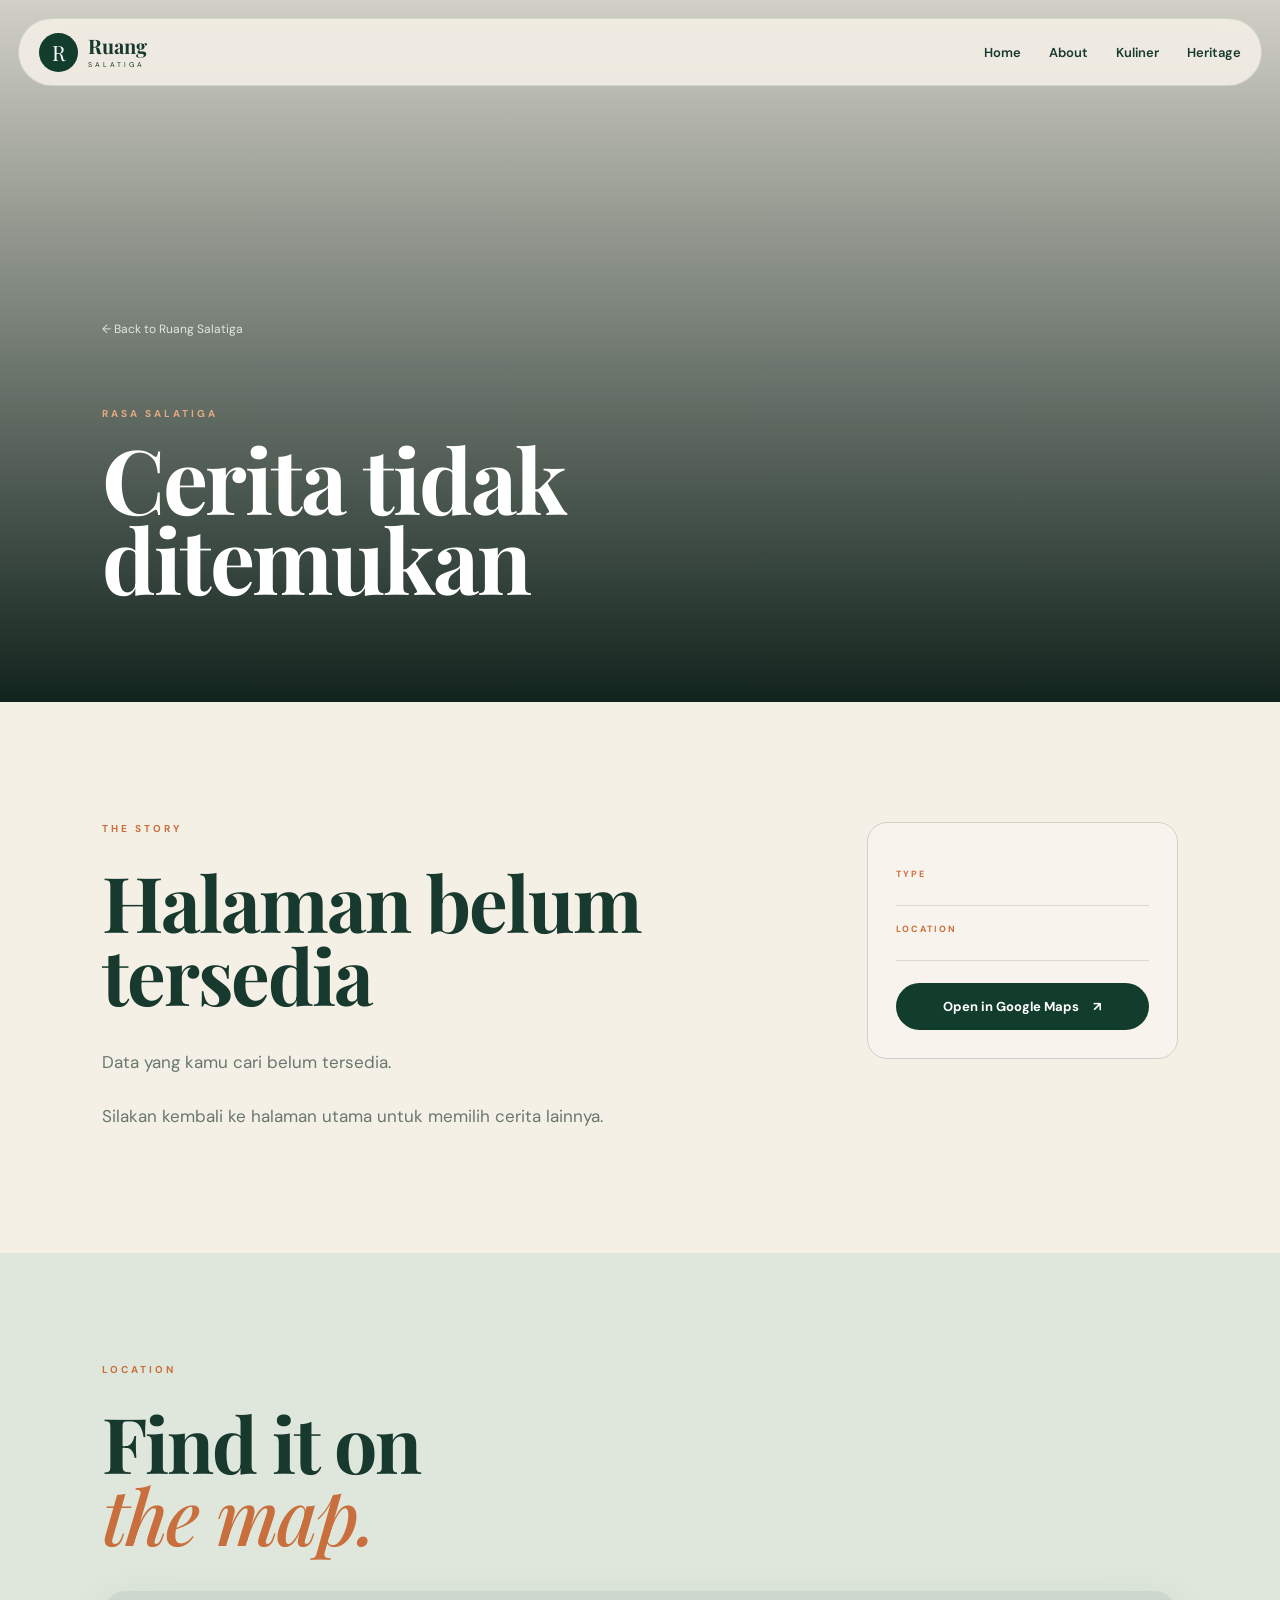
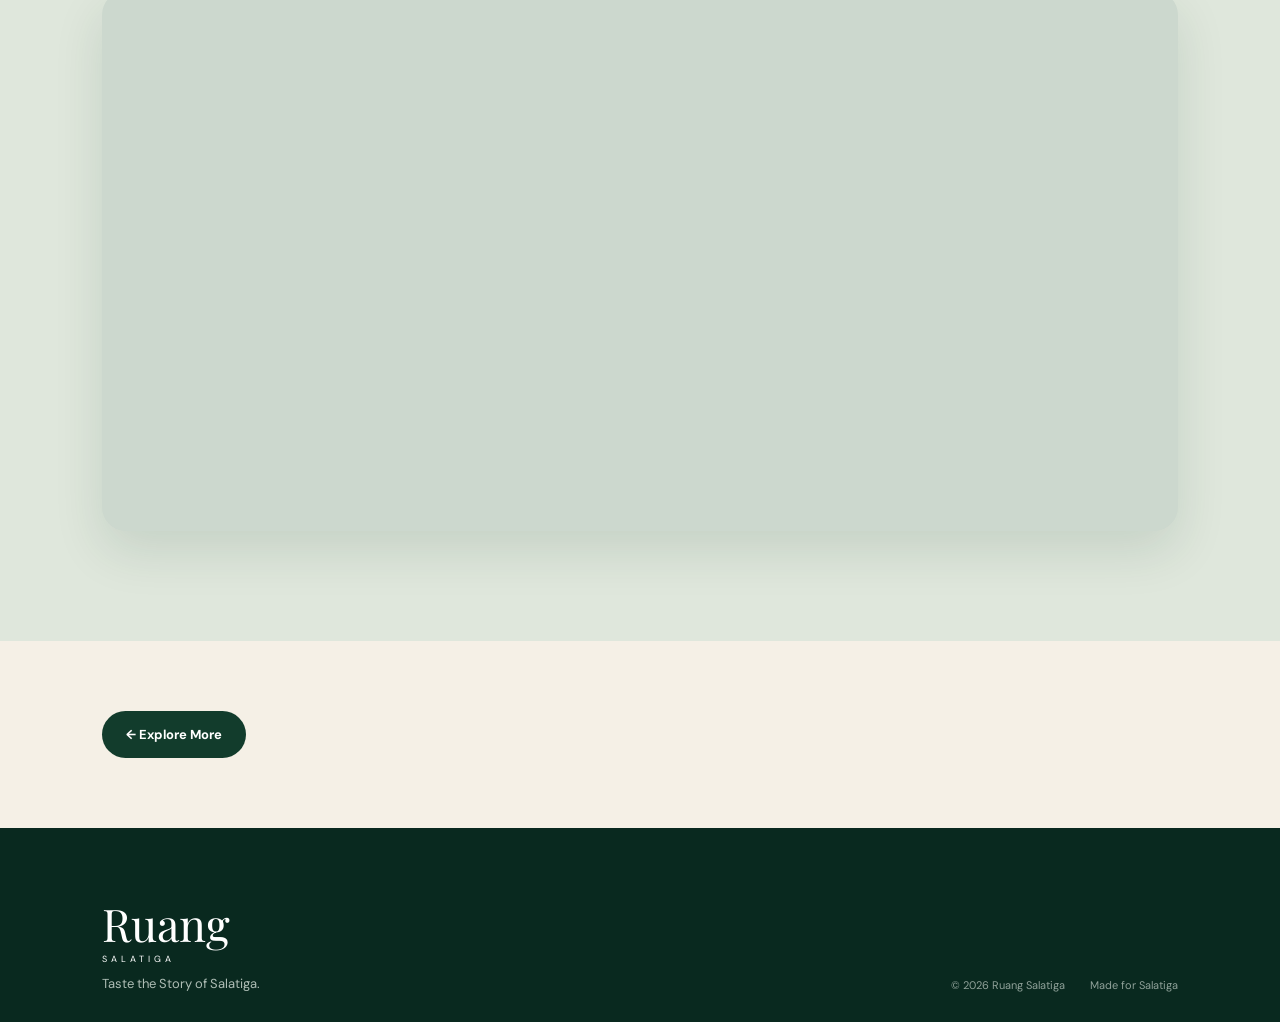
<file: detail.html>
<!DOCTYPE html>
<html lang="id">

<head>

    <meta charset="UTF-8">

    <meta
        name="viewport"
        content="width=device-width, initial-scale=1.0">

    <title>
        Detail — Ruang Salatiga
    </title>


    <link rel="preconnect"
          href="https://fonts.googleapis.com">

    <link
        href="https://fonts.googleapis.com/css2?family=DM+Sans:wght@400;500;600;700&family=Playfair+Display:ital,wght@0,500;0,600;0,700;1,500;1,600&display=swap"
        rel="stylesheet">


    <link
        rel="stylesheet"
        href="css/style.css">

    <link
        rel="stylesheet"
        href="css/detail.css">

</head>


<body>


<header class="site-header">

    <a
        href="index.html"
        class="brand">

        <span class="brand-mark">
            R
        </span>

        <span class="brand-text">

            <strong>
                Ruang
            </strong>

            <small>
                SALATIGA
            </small>

        </span>

    </a>


    <nav class="nav">

        <a href="index.html#home">
            Home
        </a>

        <a href="index.html#about">
            About
        </a>

        <a href="index.html#kuliner">
            Kuliner
        </a>

        <a href="index.html#heritage">
            Heritage
        </a>

    </nav>

</header>



<main>



<section
    class="detail-hero"
    id="detailHero">


    <div class="detail-overlay">
    </div>


    <div class="detail-content">


        <a
            href="index.html"
            class="back-link">

            ← Back to Ruang Salatiga

        </a>


        <div
            class="detail-category"
            id="detailCategory">

        </div>


        <h1 id="detailTitle">

            Loading...

        </h1>


        <p id="detailLocation">

        </p>

    </div>

</section>



<!-- STORY -->

<section class="detail-main">


    <div class="story">


        <div class="section-label">

            THE STORY

        </div>


        <h2 id="detailHeading">

        </h2>


        <div id="detailText">

        </div>

    </div>



    <!-- INFO -->

    <aside class="quick-info">


        <div class="info-item">

            <small>
                TYPE
            </small>

            <strong id="detailType">
            </strong>

        </div>


        <div class="info-item">

            <small>
                LOCATION
            </small>

            <strong id="detailAddress">
            </strong>

        </div>


        <a
            id="mapsButton"
            href="#"
            target="_blank"
            class="btn btn-dark">

            Open in Google Maps

            <span>
                ↗
            </span>

        </a>

    </aside>

</section>



<!-- MAP -->

<section class="map-section">


    <div class="map-heading">


        <div>

            <div class="section-label">

                LOCATION

            </div>


            <h2>

                Find it on
                <br>

                <em>the map.</em>

            </h2>

        </div>


    

    </div>



    <div
        class="map-container"
        id="mapContainer">

    </div>

</section>



<section class="detail-bottom">

    <a
        href="index.html#kuliner"
        class="btn btn-dark">

        ← Explore More

    </a>

</section>


</main>



<footer class="footer">

    <div>

        <div class="footer-logo">

            Ruang

            <span>
                SALATIGA
            </span>

        </div>


        <p>
            Taste the Story of Salatiga.
        </p>

    </div>


    <div class="footer-bottom">

        <span>
            © 2026 Ruang Salatiga
        </span>

        <span>
            Made for Salatiga
        </span>

    </div>

</footer>



<script
    src="js/detail.js">
</script>


</body>

</html>
</file>
<file: css/style.css>
* {
    margin: 0;
    padding: 0;
    box-sizing: border-box;
}

:root {
    --green: #123c2c;
    --dark-green: #09291f;
    --cream: #f5f0e6;
    --sage: #dfe7dc;
    --orange: #c96f3d;
    --text: #18392e;
    --muted: #68776f;
    --white: #ffffff;
}

html {
    scroll-behavior: smooth;
}

body {
    font-family: "DM Sans", sans-serif;
    background: var(--cream);
    color: var(--text);
    overflow-x: hidden;
}

a {
    color: inherit;
}


/* =========================
   NAVBAR
========================= */

.site-header {
    position: fixed;
    z-index: 1000;

    top: 18px;
    left: 50%;

    transform: translateX(-50%);

    width: min(1250px, calc(100% - 36px));
    height: 68px;

    padding: 0 20px;

    display: flex;
    align-items: center;
    justify-content: space-between;

    border-radius: 50px;

    background: rgba(245, 240, 230, .88);

    backdrop-filter: blur(18px);

    border: 1px solid rgba(18, 60, 44, .12);

    transition: .3s;
}

.site-header.scrolled {
    box-shadow:
        0 15px 40px rgba(18, 60, 44, .15);
}


/* BRAND */

.brand {
    display: flex;
    align-items: center;
    gap: 10px;

    text-decoration: none;
}

.brand-mark {
    width: 39px;
    height: 39px;

    display: grid;
    place-items: center;

    border-radius: 50%;

    background: var(--green);

    color: white;

    font-family: "Playfair Display", serif;

    font-size: 21px;
}

.brand-text {
    display: flex;
    flex-direction: column;

    line-height: 1;
}

.brand-text strong {
    font-family: "Playfair Display", serif;

    font-size: 20px;
}

.brand-text small {
    font-size: 7px;

    letter-spacing: 3px;

    margin-top: 5px;
}


/* NAV */

.nav {
    display: flex;
    gap: 28px;
}

.nav a {
    position: relative;

    text-decoration: none;

    font-size: 13px;

    font-weight: 600;
}

.nav a::after {
    content: "";

    position: absolute;

    left: 0;
    bottom: -8px;

    width: 0;
    height: 2px;

    background: var(--orange);

    transition: .3s;
}

.nav a:hover::after,
.nav a.active::after {
    width: 100%;
}


/* Stamp Badge */
.stamp-badge {
    position: absolute;
    top: 15px;
    right: 220px;
    width: 90px;
    height: 90px;
    border: 2px dashed #d47a43;
    border-radius: 50%;
    display: flex;
    justify-content: center;
    align-items: center;
    font-size: 10px;
    text-transform: uppercase;
    color: #d47a43;
    letter-spacing: 1px;
    transform: rotate(-15deg);
    z-index: 4;
    background: rgba(11, 35, 25, 0.9);
    text-align: center;
}




.menu-toggle {
    display: none;

    width: 42px;
    height: 42px;

    border: none;

    background: transparent;

    cursor: pointer;
}

.menu-toggle span {
    display: block;

    width: 20px;
    height: 2px;

    background: var(--green);

    margin: 4px auto;
}


/* =========================
   HERO
========================= */

.hero {
    min-height: 100vh;

    position: relative;

    display: flex;

    align-items: center;

    padding: 150px 8%;

    color: white;

    background: var(--dark-green);

    overflow: hidden;
}

.hero-bg {
    position: absolute;

    inset: -5%;

    background:
        linear-gradient(
            90deg,
            rgba(5, 30, 22, .95),
            rgba(5, 30, 22, .58),
            rgba(5, 30, 22, .1)
        ),
        url("../img/hero.jpg");

    background-size: cover;

    background-position: center;

    transform: scale(1.04);

    transition: transform 1s;
}

.hero-overlay {
    position: absolute;

    inset: 0;

    background:
        radial-gradient(
            circle at 70% 40%,
            rgba(255,255,255,.12),
            transparent 35%
        );
}

.hero-content {
    position: relative;

    z-index: 2;

    max-width: 800px;
}

.eyebrow {
    color: #e6ad88;

    font-size: 10px;

    letter-spacing: 4px;

    font-weight: 700;

    margin-bottom: 25px;
}

.hero h1 {
    font-family: "Playfair Display", serif;

    font-size: clamp(60px, 8vw, 110px);

    line-height: .88;

    letter-spacing: -3px;

    margin-bottom: 30px;
}

.hero h1 em {
    color: var(--orange);

    font-weight: 500;
}

.hero-description {
    max-width: 540px;

    font-size: 17px;

    line-height: 1.8;

    color: #e0e8e3;
}

.hero-buttons {
    display: flex;

    gap: 12px;

    margin-top: 35px;
}


/* BUTTON */

.btn {
    display: inline-flex;

    align-items: center;
    justify-content: center;

    gap: 14px;

    padding: 15px 24px;

    border-radius: 999px;

    text-decoration: none;

    font-size: 13px;

    font-weight: 700;

    transition: .3s;
}

.btn-primary {
    background: var(--orange);

    color: white;
}

.btn-primary:hover {
    transform: translateY(-4px);

    box-shadow:
        0 15px 30px rgba(201,111,61,.25);
}

.btn-outline {
    color: white;

    border: 1px solid rgba(255,255,255,.45);
}

.btn-outline:hover {
    background: white;

    color: var(--green);
}

.btn-dark {
    background: var(--green);

    color: white;
}

.btn-dark:hover {
    background: var(--orange);

    transform: translateY(-3px);
}


/* HERO INFO */

.hero-location {
    position: absolute;

    right: 5%;

    top: 50%;

    writing-mode: vertical-rl;

    font-size: 9px;

    letter-spacing: 3px;

    color: rgba(255,255,255,.7);
}

.hero-scroll {
    position: absolute;

    bottom: 30px;
    left: 8%;

    font-size: 9px;

    letter-spacing: 3px;

    color: rgba(255,255,255,.7);
}

.hero-scroll span {
    color: #e5aa80;

    margin-left: 12px;
}


/* =========================
   SECTION
========================= */

.section {
    padding: 120px 8%;
}

.section-label {
    color: var(--orange);

    font-size: 10px;

    letter-spacing: 3px;

    font-weight: 700;

    margin-bottom: 30px;
}

.section-label.light {
    color: #e4aa82;
}

h2 {
    font-family: "Playfair Display", serif;

    font-size: clamp(45px, 6vw, 78px);

    line-height: .95;

    letter-spacing: -2px;
}

h2 em {
    color: var(--orange);

    font-weight: 500;
}


/* =========================
   ABOUT
========================= */

.about {
    background: var(--cream);
}

.about-grid {
    display: grid;

    grid-template-columns: 1fr 1fr;

    gap: 100px;
}

.kicker {
    font-size: 10px;

    letter-spacing: 3px;

    font-weight: 700;

    margin-bottom: 18px;
}

.about-description {
    max-width: 570px;

    padding-top: 35px;

    font-size: 17px;

    line-height: 1.9;

    color: var(--muted);
}

.about-description p + p {
    margin-top: 22px;
}

.about-description strong {
    color: var(--text);
}


/* =========================
   DARK SECTION
========================= */

.dark-section {
    background: var(--green);

    color: white;
}

.section-heading {
    display: flex;

    justify-content: space-between;

    align-items: flex-end;

    gap: 50px;

    margin-bottom: 60px;
}

.section-heading > p {
    max-width: 390px;

    color: #c0cec7;

    line-height: 1.8;
}


/* =========================
   FOOD
========================= */

.food-grid {
    display: grid;

    grid-template-columns:
        repeat(4, 1fr);

    gap: 18px;
}

.food-card {
    background: var(--cream);

    color: var(--text);

    border-radius: 18px;

    overflow: hidden;

    transition: .4s;
}

.food-card:hover {
    transform: translateY(-10px);

    box-shadow:
        0 20px 40px rgba(0,0,0,.2);
}

.food-image {
    height: 300px;

    position: relative;

    overflow: hidden;
}

.food-image img {
    width: 100%;
    height: 100%;

    object-fit: cover;

    transition: .5s;
}

.food-card:hover img {
    transform: scale(1.08);
}

.food-image span {
    position: absolute;

    right: 15px;
    top: 15px;

    width: 42px;
    height: 42px;

    display: grid;
    place-items: center;

    border-radius: 50%;

    background: white;

    font-size: 11px;

    font-weight: 700;
}

.food-content {
    padding: 25px;
}

.food-content small,
.heritage-info small {
    color: var(--orange);

    font-size: 9px;

    letter-spacing: 2px;

    font-weight: 700;
}

.food-content h3 {
    font-family: "Playfair Display", serif;

    font-size: 27px;

    line-height: 1.05;

    margin: 12px 0;
}

.food-content p {
    color: var(--muted);

    font-size: 13px;

    line-height: 1.7;

    min-height: 65px;
}

.food-content a,
.heritage-info a {
    display: inline-flex;

    align-items: center;

    gap: 9px;

    margin-top: 18px;

    text-decoration: none;

    font-size: 12px;

    font-weight: 700;
}

.food-content b,
.heritage-info b {
    color: var(--orange);

    font-size: 17px;
}


/* =========================
   HERITAGE
========================= */

.heritage {
    background: var(--cream);
}

.heritage-list {
    display: flex;

    flex-direction: column;
}

.heritage-card {
    display: grid;

    grid-template-columns:
        60px 38% 1fr;

    align-items: center;

    gap: 28px;

    padding: 25px 0;

    border-top: 1px solid #ccd2ca;

    transition: .3s;
}

.heritage-card:last-child {
    border-bottom: 1px solid #ccd2ca;
}

.heritage-number {
    font-family: "Playfair Display", serif;

    color: var(--orange);

    font-size: 24px;
}

.heritage-image {
    height: 270px;

    overflow: hidden;

    border-radius: 16px;
}

.heritage-image img {
    width: 100%;
    height: 100%;

    object-fit: cover;

    transition: .5s;
}

.heritage-card:hover img {
    transform: scale(1.07);
}

.heritage-info {
    max-width: 520px;
}

.heritage-info h3 {
    font-family: "Playfair Display", serif;

    font-size: 40px;

    line-height: 1;

    margin: 14px 0;
}

.heritage-info p {
    color: var(--muted);

    line-height: 1.75;

    font-size: 14px;
}


.journey {
    background: var(--sage);
}

.journey-grid {
    display: grid;

    grid-template-columns: 1fr 1fr;

    gap: 100px;

    align-items: center;
}

.journey-grid > div:first-child > p {
    max-width: 500px;

    margin: 30px 0;

    color: var(--muted);

    line-height: 1.8;
}

.timeline {
    display: flex;

    flex-direction: column;
}

.timeline-item {
    display: grid;

    grid-template-columns: 60px 1fr;

    gap: 18px;
}

.timeline-item > span {
    font-family: "Playfair Display", serif;

    font-size: 24px;

    color: var(--orange);
}

.timeline-item small {
    color: var(--orange);

    font-size: 9px;

    letter-spacing: 2px;

    font-weight: 700;
}

.timeline-item h3 {
    font-family: "Playfair Display", serif;

    font-size: 27px;

    margin: 7px 0;
}

.timeline-item p {
    color: var(--muted);

    font-size: 13px;

    line-height: 1.6;
}

.timeline-line {
    height: 45px;

    width: 1px;

    margin-left: 29px;

    background: #aebcb1;
}


/* =========================
   CONTACT
========================= */

.contact {
    background: var(--cream);
}

.contact-box {
    max-width: 850px;

    margin: auto;

    padding: 80px 30px;

    text-align: center;

    border: 1px solid #ccd2ca;

    border-radius: 28px;
}

.contact-box p {
    max-width: 540px;

    margin: 28px auto;

    color: var(--muted);

    line-height: 1.8;
}



.footer {
    background: var(--dark-green);

    color: white;

    padding: 65px 8% 30px;

    display: flex;

    justify-content: space-between;

    align-items: flex-end;

    gap: 30px;
}

.footer-logo {
    font-family: "Playfair Display", serif;

    font-size: 45px;
}

.footer-logo span {
    display: block;

    font-family: "DM Sans", sans-serif;

    font-size: 9px;

    letter-spacing: 4px;
}

.footer p {
    color: #aebdb5;

    margin-top: 10px;

    font-size: 13px;
}

.footer-bottom {
    display: flex;

    gap: 25px;

    color: #8fa199;

    font-size: 11px;
}




.reveal {
    opacity: 0;

    transform: translateY(30px);

    transition:
        opacity .8s ease,
        transform .8s ease;
}

.reveal.show {
    opacity: 1;

    transform: translateY(0);
}


/* =========================
   RESPONSIVE
========================= */

@media(max-width:1050px) {

    .food-grid {
        grid-template-columns:
            repeat(2, 1fr);
    }

}


@media(max-width:760px) {

    .site-header {
        top: 12px;

        width:
            calc(100% - 24px);
    }


    .menu-toggle {
        display: block;
    }


    .nav {
        display: none;

        position: absolute;

        top: 76px;

        left: 0;
        right: 0;

        padding: 22px;

        border-radius: 22px;

        background: var(--cream);

        box-shadow:
            0 20px 40px rgba(0,0,0,.15);

        flex-direction: column;

        align-items: flex-start;
    }

    .nav.open {
        display: flex;
    }


    .hero {
        padding:
            140px 7% 100px;
    }


    .hero h1 {
        font-size: 60px;

        letter-spacing: -2px;
    }


    .hero-location {
        display: none;
    }


    .section {
        padding:
            85px 7%;
    }


    .about-grid,
    .journey-grid {
        grid-template-columns: 1fr;

        gap: 50px;
    }


    .about-description {
        padding-top: 0;
    }


    .section-heading {
        flex-direction: column;

        align-items: flex-start;
    }


    .food-grid {
        grid-template-columns: 1fr;
    }


    .heritage-card {
        grid-template-columns: 1fr;
    }


    .heritage-number {
        display: none;
    }


    .heritage-image {
        height: 250px;
    }


    .heritage-info h3 {
        font-size: 34px;
    }


    .footer {
        flex-direction: column;

        align-items: flex-start;
    }


    .footer-bottom {
        flex-direction: column;

        gap: 8px;
    }

}


/* HP KECIL */
@media (max-width: 480px) {

    .site-header {
        height: 60px;
        padding: 0 14px;
    }

    .brand-text strong {
        font-size: 17px;
    }

    .hero {
        padding: 125px 6% 90px;
    }

    .hero h1 {
        font-size: clamp(42px, 12vw, 56px);
        letter-spacing: -1.5px;
        overflow-wrap: anywhere;
    }

    .hero-description {
        font-size: 14px;
    }

    .hero-buttons {
        flex-wrap: wrap;
    }

    .btn {
        padding: 13px 18px;
        font-size: 12px;
    }

    .section {
        padding: 70px 6%;
    }

    h2 {
        font-size: clamp(38px, 10vw, 48px);
    }

    .food-image {
        height: 240px;
    }

    .food-content {
        padding: 20px;
    }

    .heritage-image {
        height: 220px;
    }

    .contact-box {
        padding: 55px 20px;
    }

    .footer {
        padding: 50px 6% 25px;
    }
}


img {
    max-width: 100%;
}




.hero-polaroids {
    display: none;
}

@media (min-width: 1200px) {


    .hero {
        position: relative;
    }


    .hero-content {
        position: relative;
        width: 50%;
        max-width: 50%;
        z-index: 2;
    }
    .hero-polaroids {
        display: block;
        position: absolute;
        width: 500px;
        height: 450px;
        right: 4%;
        top: 50%;
        transform: translateY(-50%);
        z-index: 3;
    }

    
    .polaroid {
        position: absolute;
        width: 240px;
        padding: 12px 12px 42px;
        background: #fffdf7;
        box-shadow: 0 12px 30px rgba(0, 0, 0, 0.25);
        border-radius: 2px;
        box-sizing: border-box;
        transition:
            transform 0.3s ease,
            box-shadow 0.3s ease;
    }

    .polaroid img {
        display: block;
        width: 100%;
        height: 260px;
        object-fit: cover;
    }

    .polaroid p {
        position: absolute;
        bottom: 12px;
        left: 0;
        right: 0;
        margin: 0;
        text-align: center;
        font-family: "Playfair Display", serif;
        font-size: 15px;
        font-style: italic;
        color: #38453a;
    }

   

.polaroid-one {
    top: 45px;
    left: 90px;
    transform: rotate(8deg);
    z-index: 2;
}


.polaroid-two {
    top: 130px;
    left: 0;
    transform: rotate(-9deg);
    z-index: 3;
}


  

    .polaroid-one:hover {
        transform: rotate(13deg) translateY(-6px);
        z-index: 4;
        box-shadow: 0 18px 38px rgba(0, 0, 0, 0.3);
    }


    .polaroid-two:hover {
        transform: rotate(-5deg) translateY(-6px);
        z-index: 4;
        box-shadow: 0 18px 38px rgba(0, 0, 0, 0.3);
    }
}
/* TABLET */
@media (min-width: 761px) and (max-width: 1199px) {


    .hero-polaroids {
        display: none !important;
    }

    
    .hero {
        min-height: 100vh;
        padding: 140px 7% 110px;
        display: flex;
        align-items: center;
        position: relative;
    }

   
    .hero-content {
        position: relative;
        width: 100%;
        max-width: 100%;
        z-index: 2;
    }


    .hero h1 {
        font-size: clamp(76px, 10vw, 120px);
        line-height: 0.92;
        letter-spacing: -3px;
        margin-bottom: 32px;
    }

   
    .hero-description {
        max-width: 750px;
        font-size: 18px;
        line-height: 1.9;
    }

    .eyebrow {
        font-size: 12px;
        letter-spacing: 5px;
        margin-bottom: 28px;
    }

    .hero-buttons {
        display: flex;
        flex-wrap: wrap;
        gap: 14px;
        margin-top: 35px;
    }


    .hero-location {
        display: block;
        position: absolute;
        right: 3%;
        top: 50%;
        transform: translateY(-50%);
        writing-mode: vertical-rl;
        font-size: 9px;
        letter-spacing: 3px;
        color: rgba(255, 255, 255, 0.7);
        z-index: 3;
    }
}
</file>
<file: css/detail.css>
.detail-hero {

    min-height: 78vh;

    position: relative;

    display: flex;

    align-items: flex-end;

    padding: 140px 8% 85px;

    background-position: center;

    background-size: cover;

    color: white;
}


.detail-overlay {

    position: absolute;

    inset: 0;

    background:
        linear-gradient(
            0deg,
            rgba(5,25,18,.95),
            rgba(5,25,18,.15)
        );
}


.detail-content {

    position: relative;

    z-index: 2;

    max-width: 900px;
}


.back-link {

    display: inline-block;

    color: white;

    text-decoration: none;

    font-size: 12px;

    margin-bottom: 70px;

    opacity: .8;
}


.detail-category {

    color: #e5aa80;

    font-size: 10px;

    letter-spacing: 3px;

    font-weight: 700;
}


.detail-hero h1 {

    font-family:
        "Playfair Display", serif;

    font-size:
        clamp(52px, 7vw, 94px);

    line-height: .9;

    letter-spacing: -2px;

    margin: 18px 0;
}


.detail-hero p {

    color: #d6dfda;
}


/* =========================
   STORY
========================= */

.detail-main {

    display: grid;

    grid-template-columns:
        1.5fr .7fr;

    gap: 100px;

    padding: 120px 8%;

    background: var(--cream);
}


.story {

    max-width: 780px;
}


.story h2 {

    margin-bottom: 35px;
}


#detailText {

    color: var(--muted);

    font-size: 17px;

    line-height: 1.9;
}


#detailText p + p {

    margin-top: 22px;
}


/* =========================
   INFO
========================= */

.quick-info {

    align-self: start;

    padding: 28px;

    border:

        1px solid

        #ccd2ca;

    border-radius: 20px;

    background:
        rgba(255,255,255,.25);
}


.info-item {

    padding: 17px 0;

    border-bottom:
        1px solid #d5d9d2;
}


.info-item small {

    display: block;

    color: var(--orange);

    font-size: 9px;

    letter-spacing: 2px;

    font-weight: 700;

    margin-bottom: 8px;
}


.info-item strong {

    font-size: 13px;

    line-height: 1.5;
}


.quick-info .btn {

    width: 100%;

    margin-top: 22px;
}


/* =========================
   MAP
========================= */

.map-section {

    padding: 110px 8%;

    background: var(--sage);
}


.map-heading {

    display: flex;

    justify-content: space-between;

    align-items: flex-end;

    gap: 50px;

    margin-bottom: 40px;
}


.map-heading p {

    max-width: 360px;

    color: var(--muted);

    line-height: 1.7;
}


.map-container {

    height: 540px;

    width: 100%;

    overflow: hidden;

    border-radius: 24px;

    background: #ccd8ce;

    box-shadow:
        0 20px 50px
        rgba(18,60,44,.12);
}


.map-container iframe {

    width: 100%;

    height: 100%;

    border: 0;
}


.map-placeholder {

    width: 100%;

    height: 100%;

    display: grid;

    place-items: center;

    text-align: center;

    color: #61736a;
}


/* =========================
   BOTTOM
========================= */

.detail-bottom {

    padding: 70px 8%;

    background: var(--cream);
}


/* =========================
   MOBILE
========================= */

@media(max-width:800px) {

    .detail-hero {

        min-height: 70vh;

        padding:
            130px 7% 70px;
    }


    .detail-main {

        grid-template-columns: 1fr;

        gap: 50px;

        padding:
            80px 7%;
    }


    .map-section {

        padding:
            80px 7%;
    }


    .map-heading {

        flex-direction: column;

        align-items: flex-start;
    }


    .map-container {

        height: 430px;

        border-radius: 15px;
    }


    .back-link {

        margin-bottom: 80px;
    }

}
</file>
